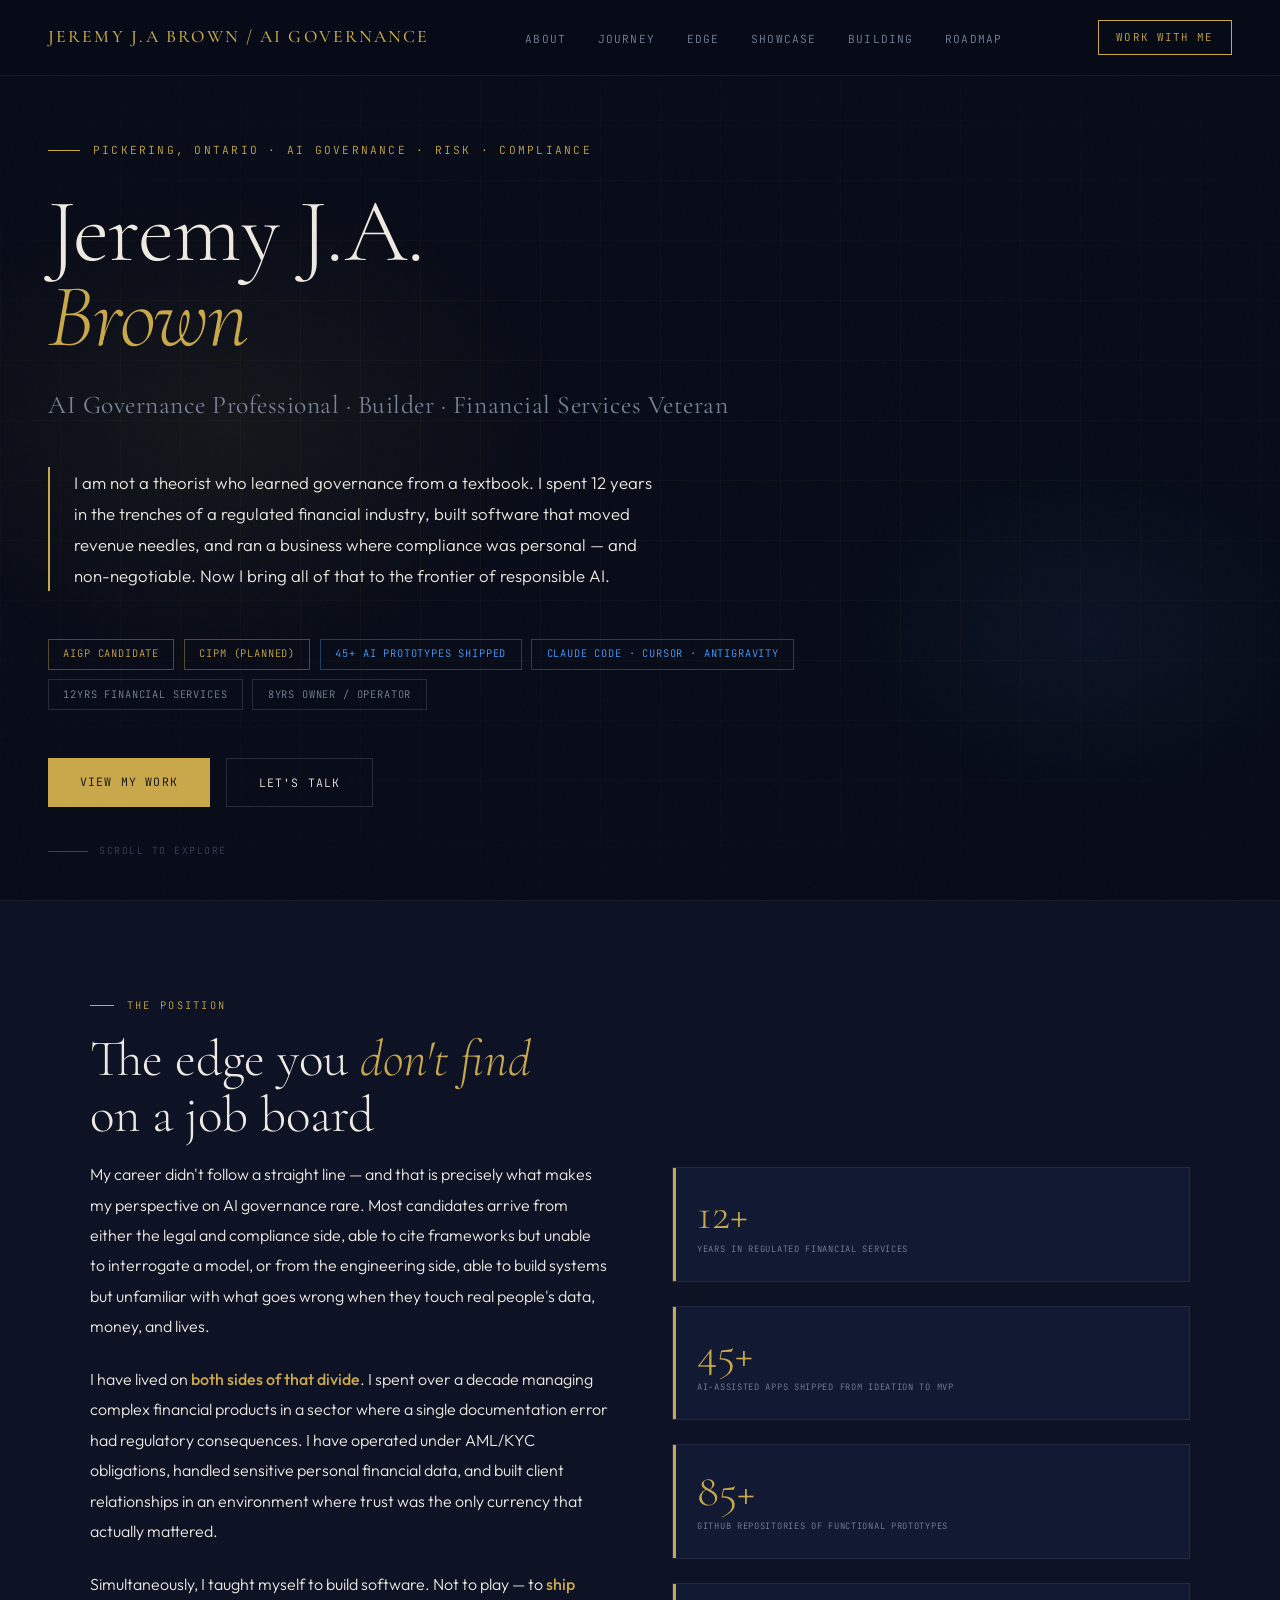
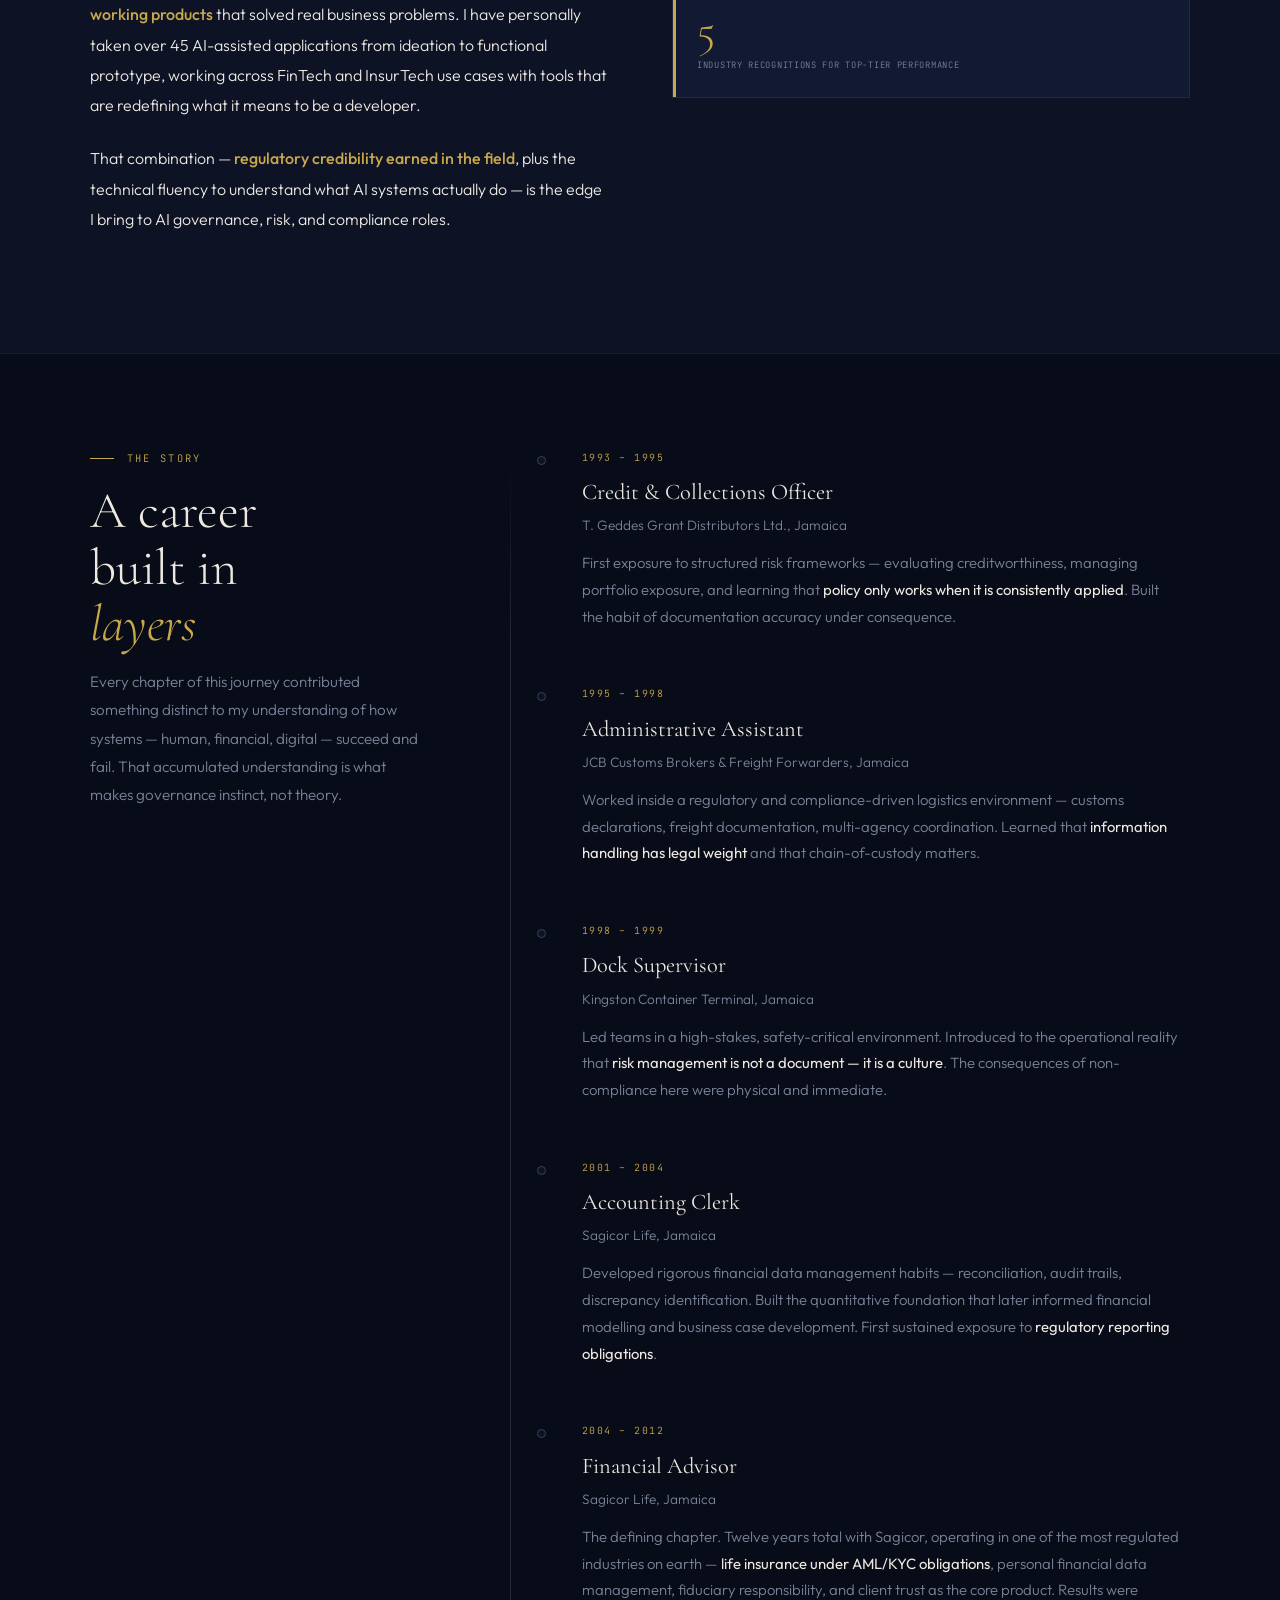
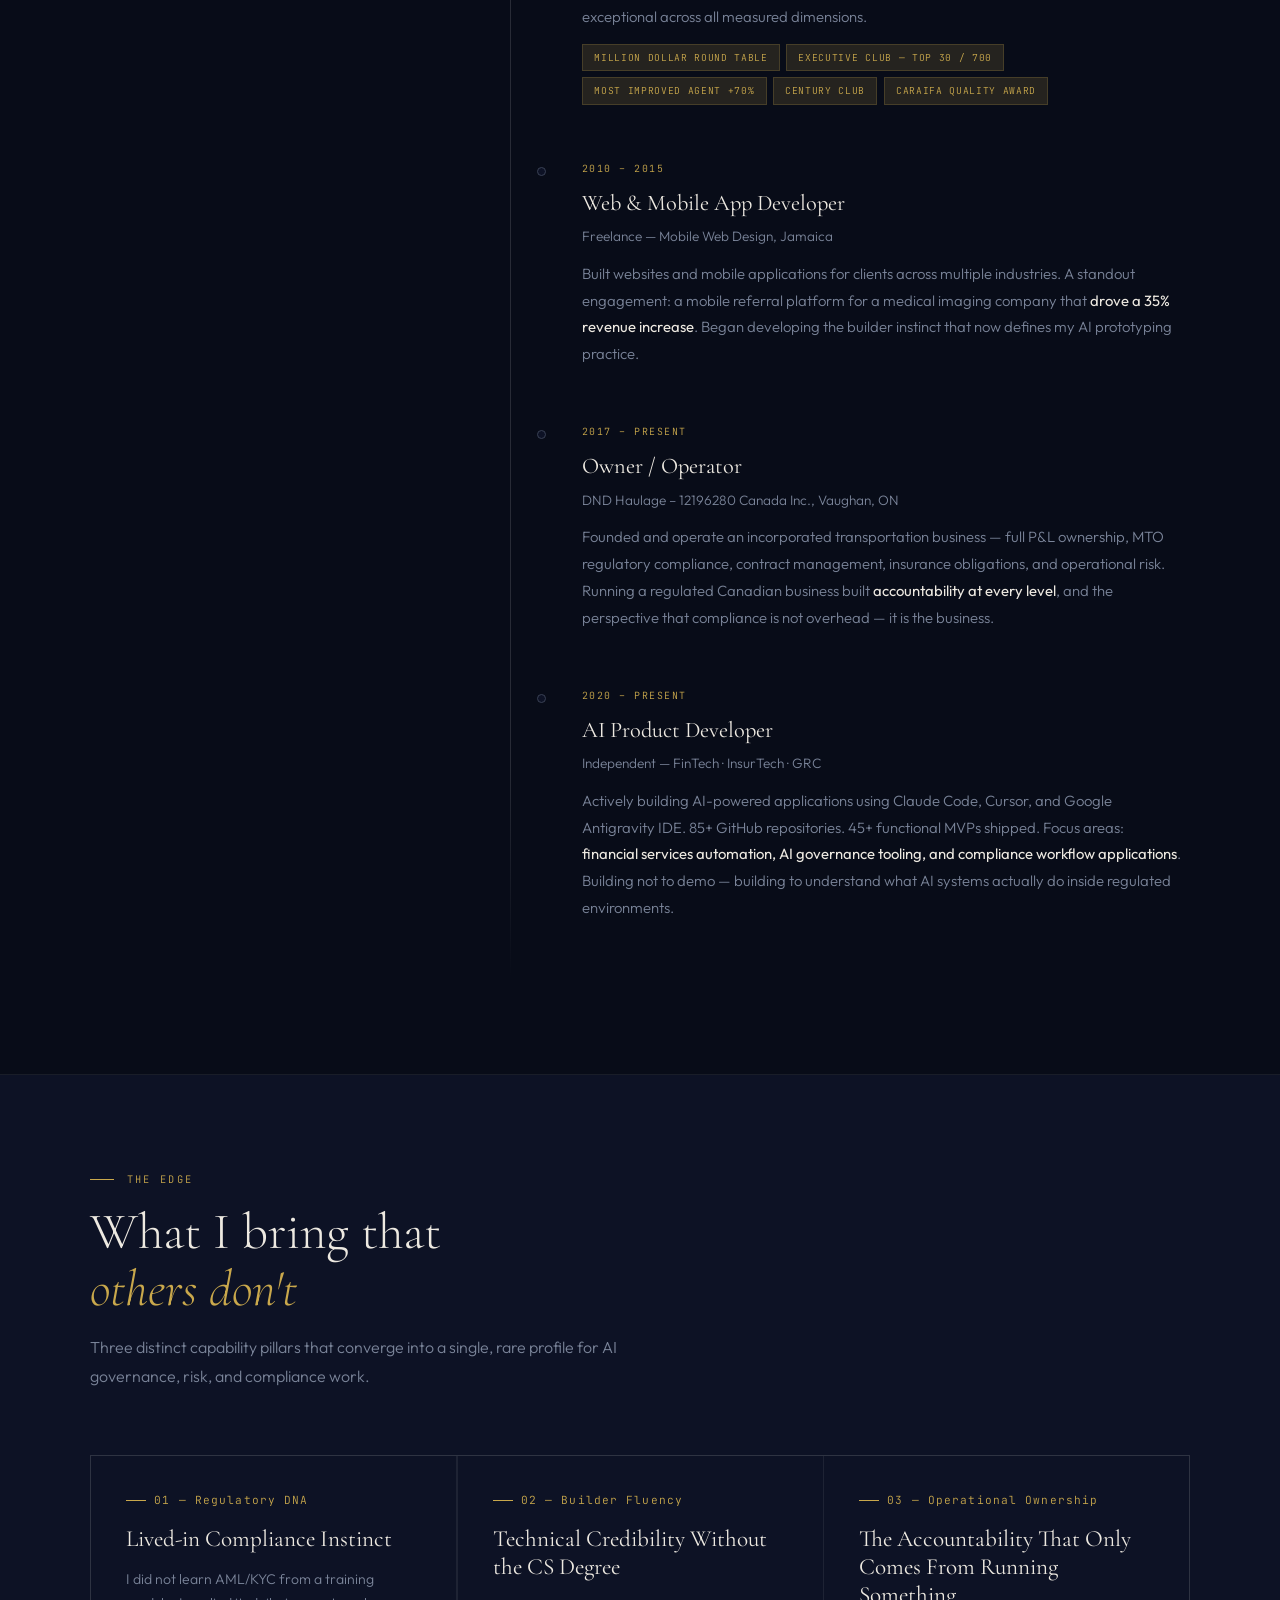
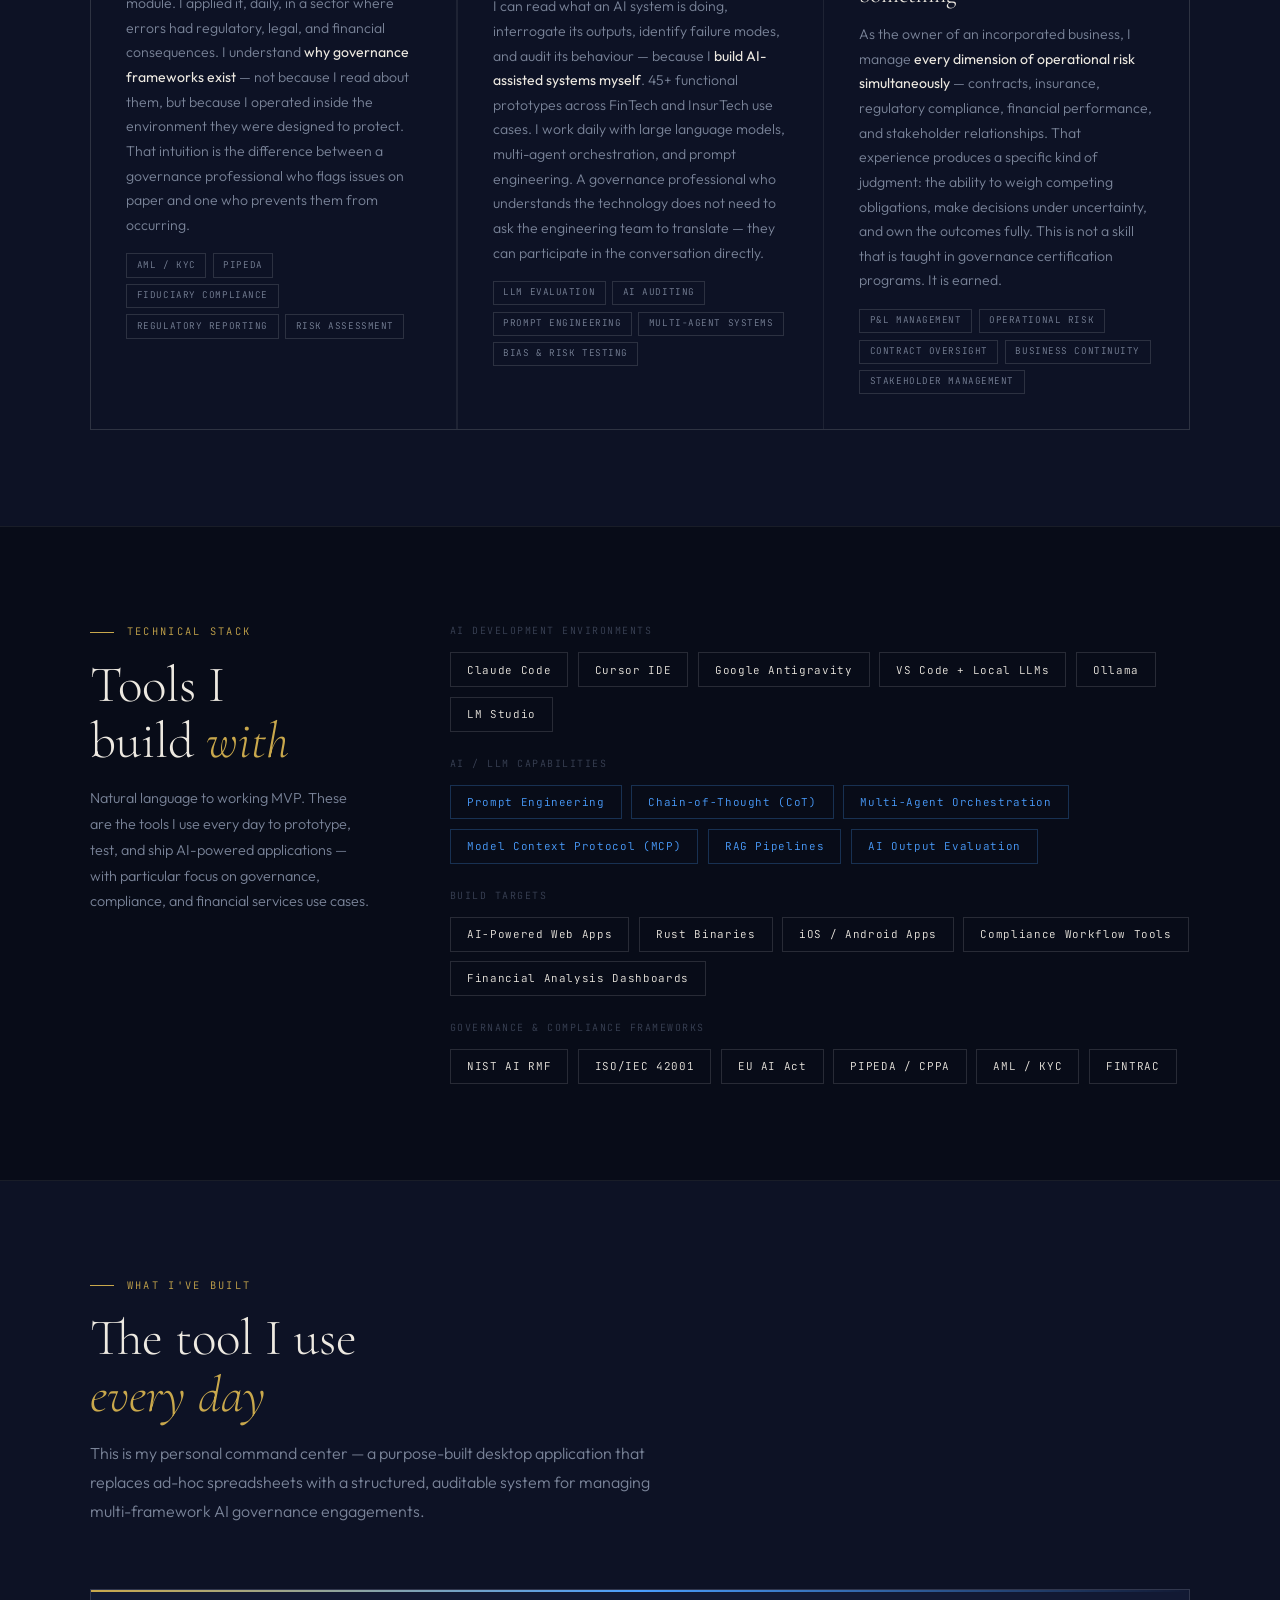
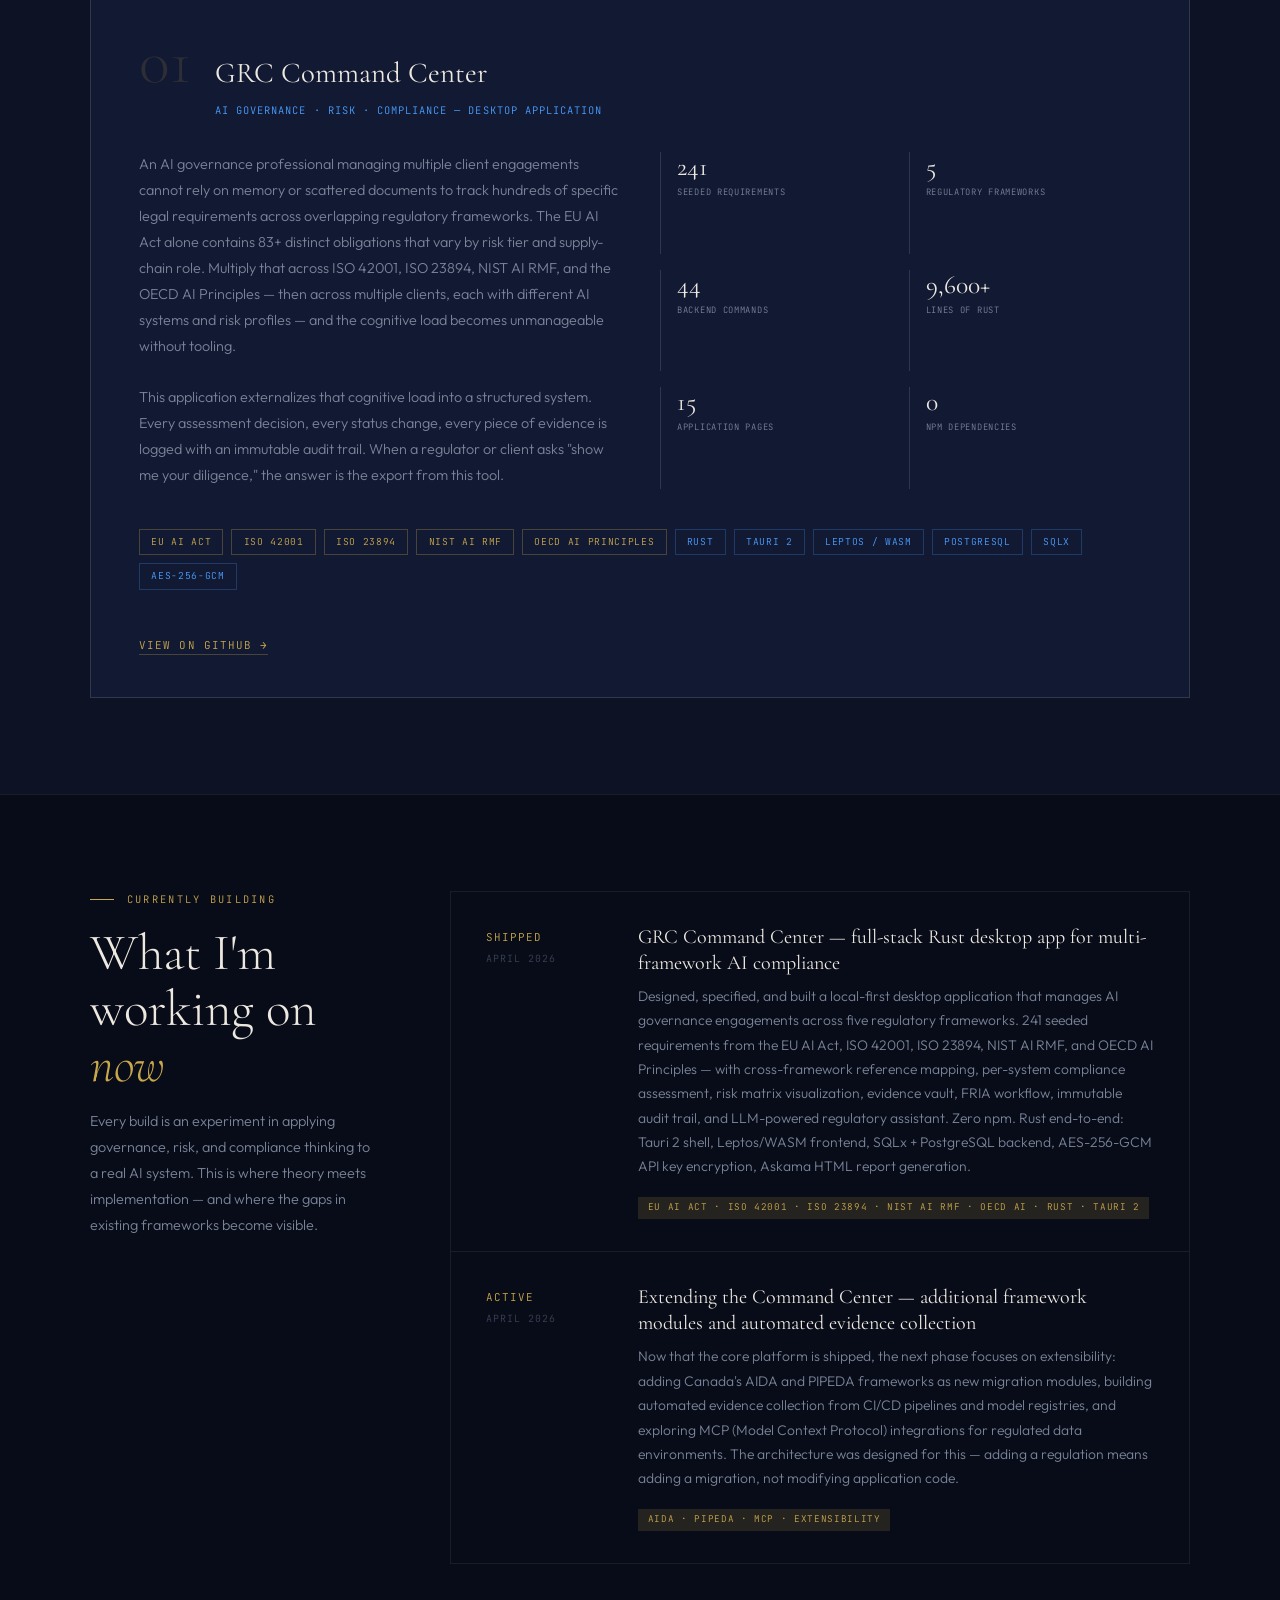
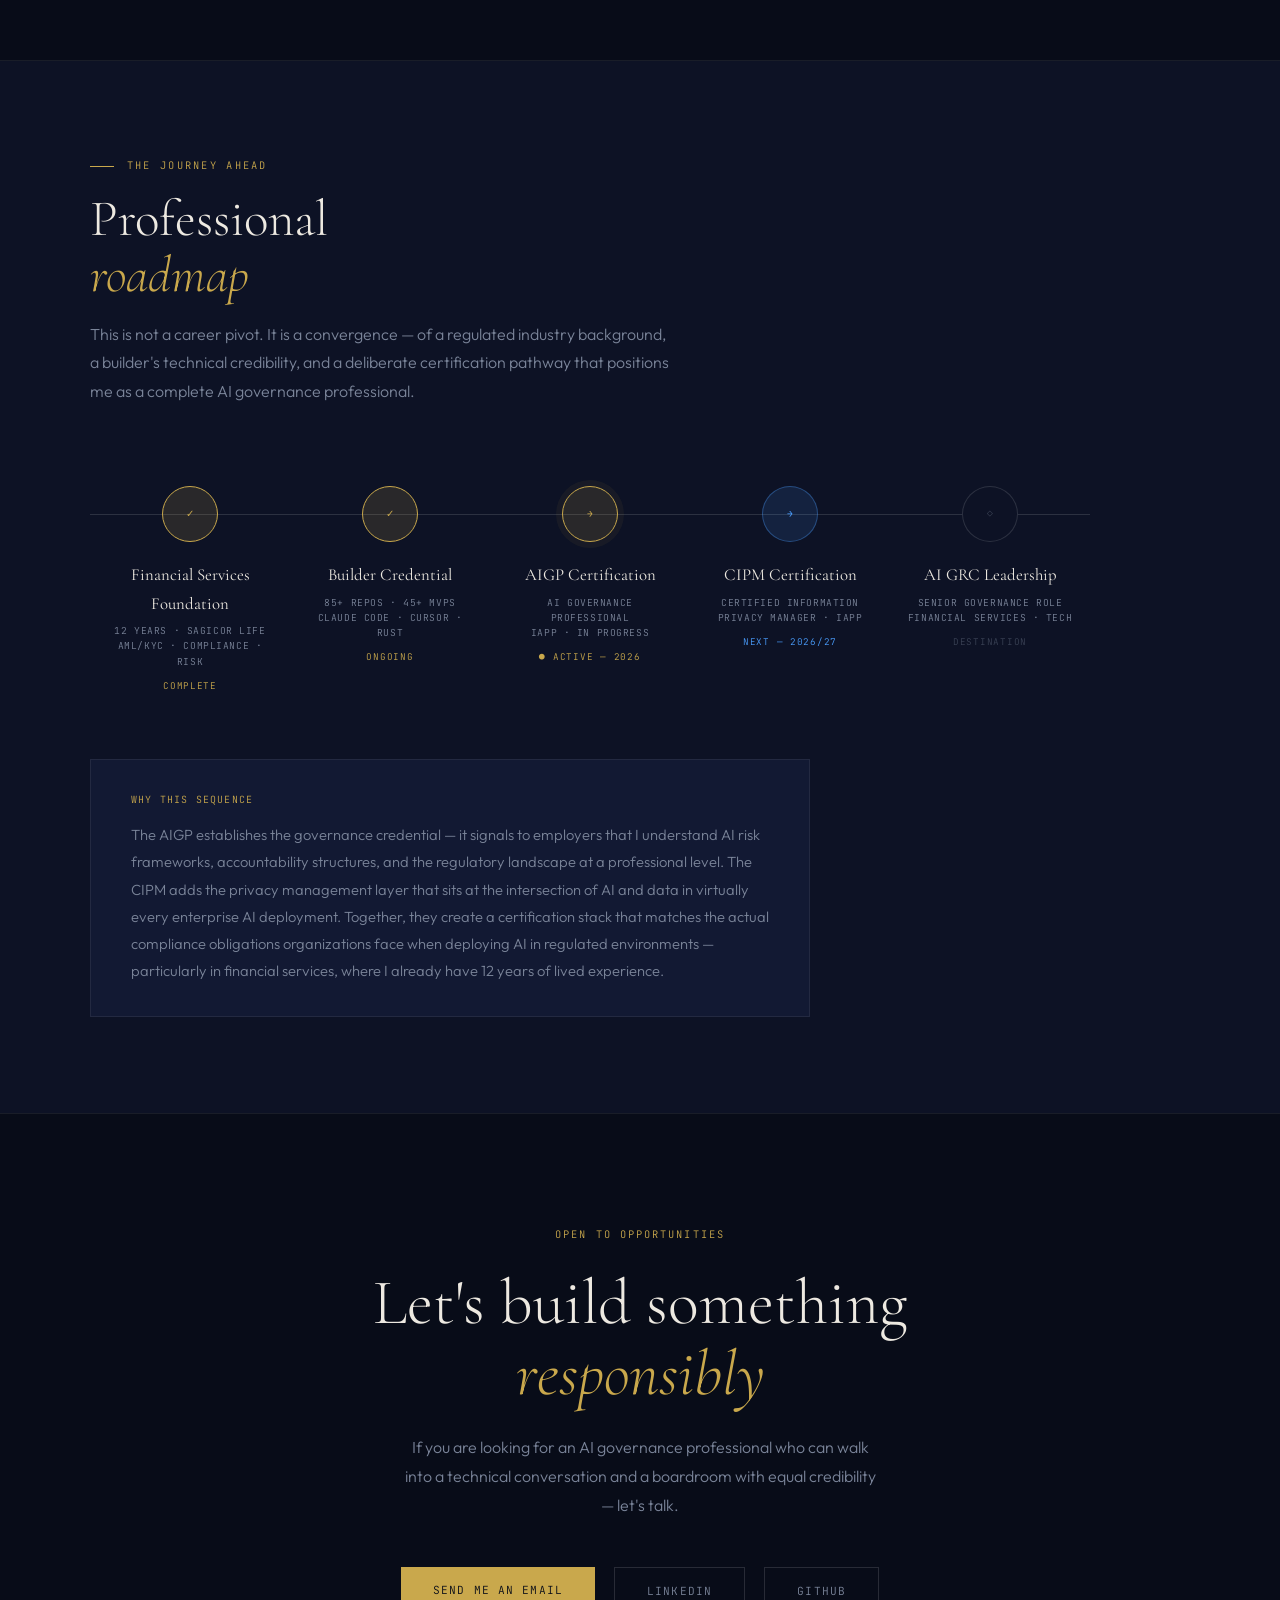
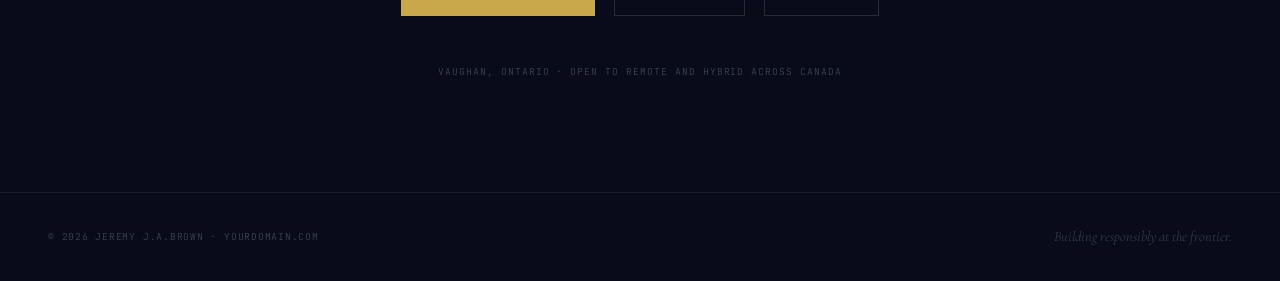
<file: docs/personal-webpage.html>
<!DOCTYPE html>
<html lang="en">
<head>
<meta charset="UTF-8">
<meta name="viewport" content="width=device-width, initial-scale=1.0">
<title>Jeremy J.A.Brown — AI Governance Professional</title>
<link rel="preconnect" href="https://fonts.googleapis.com">
<link rel="preconnect" href="https://fonts.gstatic.com" crossorigin>
<link href="https://fonts.googleapis.com/css2?family=Cormorant+Garamond:ital,wght@0,300;0,400;0,500;0,600;1,300;1,400&family=JetBrains+Mono:wght@400;500&family=Outfit:wght@300;400;500&display=swap" rel="stylesheet">
<style>
:root {
  --bg:       #080c18;
  --surface:  #0d1225;
  --surface2: #121933;
  --border:   rgba(255,255,255,0.07);
  --border2:  rgba(255,255,255,0.13);
  --gold:     #c9a84c;
  --gold-dim: rgba(201,168,76,0.15);
  --gold-glow:rgba(201,168,76,0.06);
  --blue:     #4a9eff;
  --blue-dim: rgba(74,158,255,0.12);
  --text:     #ede9e1;
  --muted:    #7a8499;
  --faint:    #3a4255;
}

*, *::before, *::after { box-sizing: border-box; margin: 0; padding: 0; }

html { scroll-behavior: smooth; }

body {
  background: var(--bg);
  color: var(--text);
  font-family: 'Outfit', sans-serif;
  font-weight: 300;
  line-height: 1.7;
  overflow-x: hidden;
}

/* ─── NOISE TEXTURE OVERLAY ────────────────────────────────── */
body::before {
  content: '';
  position: fixed;
  inset: 0;
  background-image: url("data:image/svg+xml,%3Csvg viewBox='0 0 256 256' xmlns='http://www.w3.org/2000/svg'%3E%3Cfilter id='noise'%3E%3CfeTurbulence type='fractalNoise' baseFrequency='0.9' numOctaves='4' stitchTiles='stitch'/%3E%3C/filter%3E%3Crect width='100%25' height='100%25' filter='url(%23noise)' opacity='0.04'/%3E%3C/svg%3E");
  pointer-events: none;
  z-index: 0;
  opacity: 0.4;
}

/* ─── NAVIGATION ─────────────────────────────────────────────*/
nav {
  position: fixed;
  top: 0; left: 0; right: 0;
  z-index: 100;
  display: flex;
  align-items: center;
  justify-content: space-between;
  padding: 1.25rem 3rem;
  background: rgba(8,12,24,0.85);
  backdrop-filter: blur(20px);
  border-bottom: 1px solid var(--border);
  transition: padding 0.3s ease;
}
.nav-logo {
  font-family: 'Cormorant Garamond', serif;
  font-size: 1.1rem;
  font-weight: 500;
  letter-spacing: 0.12em;
  color: var(--gold);
  text-decoration: none;
  text-transform: uppercase;
}
.nav-links { display: flex; gap: 2rem; list-style: none; }
.nav-links a {
  font-family: 'JetBrains Mono', monospace;
  font-size: 0.7rem;
  letter-spacing: 0.1em;
  color: var(--muted);
  text-decoration: none;
  text-transform: uppercase;
  transition: color 0.2s;
}
.nav-links a:hover { color: var(--gold); }
.nav-cta {
  font-family: 'JetBrains Mono', monospace;
  font-size: 0.68rem;
  letter-spacing: 0.1em;
  text-transform: uppercase;
  color: var(--gold);
  border: 1px solid var(--gold);
  padding: 0.45rem 1.1rem;
  text-decoration: none;
  transition: background 0.2s, color 0.2s;
}
.nav-cta:hover { background: var(--gold); color: var(--bg); }

/* ─── HERO ───────────────────────────────────────────────────*/
#hero {
  min-height: 100vh;
  display: flex;
  flex-direction: column;
  justify-content: center;
  padding: 8rem 3rem 5rem;
  position: relative;
  overflow: hidden;
}
.hero-grid-bg {
  position: absolute;
  inset: 0;
  background-image:
    linear-gradient(rgba(201,168,76,0.04) 1px, transparent 1px),
    linear-gradient(90deg, rgba(201,168,76,0.04) 1px, transparent 1px);
  background-size: 60px 60px;
  mask-image: radial-gradient(ellipse 80% 60% at 50% 50%, black 30%, transparent 100%);
}
.hero-glow {
  position: absolute;
  top: 20%;
  left: -10%;
  width: 55%;
  height: 55%;
  background: radial-gradient(ellipse, rgba(201,168,76,0.07) 0%, transparent 70%);
  pointer-events: none;
}
.hero-glow2 {
  position: absolute;
  bottom: 10%;
  right: -5%;
  width: 40%;
  height: 40%;
  background: radial-gradient(ellipse, rgba(74,158,255,0.06) 0%, transparent 70%);
  pointer-events: none;
}
.hero-inner { position: relative; z-index: 1; max-width: 900px; }
.hero-tag {
  font-family: 'JetBrains Mono', monospace;
  font-size: 0.7rem;
  letter-spacing: 0.2em;
  text-transform: uppercase;
  color: var(--gold);
  margin-bottom: 1.8rem;
  display: flex;
  align-items: center;
  gap: 0.8rem;
  opacity: 0;
  animation: fadeUp 0.8s ease 0.2s forwards;
}
.hero-tag::before {
  content: '';
  display: block;
  width: 32px;
  height: 1px;
  background: var(--gold);
}
.hero-name {
  font-family: 'Cormorant Garamond', serif;
  font-size: clamp(3.5rem, 7vw, 6.5rem);
  font-weight: 300;
  line-height: 0.95;
  letter-spacing: -0.01em;
  color: var(--text);
  margin-bottom: 1.5rem;
  opacity: 0;
  animation: fadeUp 0.9s ease 0.4s forwards;
}
.hero-name em {
  font-style: italic;
  color: var(--gold);
}
.hero-title {
  font-family: 'Cormorant Garamond', serif;
  font-size: clamp(1.1rem, 2.5vw, 1.6rem);
  font-weight: 400;
  color: var(--muted);
  margin-bottom: 2.5rem;
  letter-spacing: 0.02em;
  opacity: 0;
  animation: fadeUp 0.9s ease 0.55s forwards;
}
.hero-statement {
  font-size: 1.05rem;
  font-weight: 300;
  color: var(--text);
  max-width: 620px;
  line-height: 1.85;
  border-left: 2px solid var(--gold);
  padding-left: 1.5rem;
  margin-bottom: 3rem;
  opacity: 0;
  animation: fadeUp 0.9s ease 0.7s forwards;
}
.hero-badges {
  display: flex;
  flex-wrap: wrap;
  gap: 0.6rem;
  margin-bottom: 3rem;
  opacity: 0;
  animation: fadeUp 0.9s ease 0.85s forwards;
}
.badge {
  font-family: 'JetBrains Mono', monospace;
  font-size: 0.65rem;
  letter-spacing: 0.08em;
  text-transform: uppercase;
  padding: 0.35rem 0.9rem;
  border: 1px solid var(--border2);
  color: var(--muted);
}
.badge.gold { border-color: rgba(201,168,76,0.4); color: var(--gold); }
.badge.blue { border-color: rgba(74,158,255,0.35); color: var(--blue); }
.hero-actions {
  display: flex;
  gap: 1rem;
  opacity: 0;
  animation: fadeUp 0.9s ease 1s forwards;
}
.btn-primary {
  font-family: 'JetBrains Mono', monospace;
  font-size: 0.72rem;
  letter-spacing: 0.1em;
  text-transform: uppercase;
  color: var(--bg);
  background: var(--gold);
  padding: 0.85rem 2rem;
  text-decoration: none;
  transition: opacity 0.2s;
}
.btn-primary:hover { opacity: 0.88; }
.btn-ghost {
  font-family: 'JetBrains Mono', monospace;
  font-size: 0.72rem;
  letter-spacing: 0.1em;
  text-transform: uppercase;
  color: var(--text);
  border: 1px solid var(--border2);
  padding: 0.85rem 2rem;
  text-decoration: none;
  transition: border-color 0.2s, color 0.2s;
}
.btn-ghost:hover { border-color: var(--gold); color: var(--gold); }
.scroll-hint {
  position: absolute;
  bottom: 2.5rem;
  left: 3rem;
  display: flex;
  align-items: center;
  gap: 0.7rem;
  font-family: 'JetBrains Mono', monospace;
  font-size: 0.62rem;
  letter-spacing: 0.15em;
  text-transform: uppercase;
  color: var(--faint);
  opacity: 0;
  animation: fadeUp 1s ease 1.3s forwards;
}
.scroll-line {
  width: 40px;
  height: 1px;
  background: var(--faint);
  animation: scrollPulse 2s ease-in-out 2s infinite;
}

/* ─── SECTIONS COMMON ────────────────────────────────────────*/
section { padding: 6rem 3rem; position: relative; z-index: 1; }
.section-label {
  font-family: 'JetBrains Mono', monospace;
  font-size: 0.65rem;
  letter-spacing: 0.22em;
  text-transform: uppercase;
  color: var(--gold);
  margin-bottom: 1rem;
  display: flex;
  align-items: center;
  gap: 0.8rem;
}
.section-label::before {
  content: '';
  display: block;
  width: 24px;
  height: 1px;
  background: var(--gold);
}
.section-title {
  font-family: 'Cormorant Garamond', serif;
  font-size: clamp(2.2rem, 4vw, 3.5rem);
  font-weight: 300;
  line-height: 1.1;
  margin-bottom: 1rem;
}
.section-title em { font-style: italic; color: var(--gold); }
.section-intro {
  font-size: 1rem;
  color: var(--muted);
  max-width: 580px;
  line-height: 1.8;
  margin-bottom: 4rem;
}
.divider {
  height: 1px;
  background: var(--border);
  margin: 0;
}

/* ─── ABOUT / POSITIONING ────────────────────────────────────*/
#about { background: var(--surface); }
.about-grid {
  display: grid;
  grid-template-columns: 1fr 1fr;
  gap: 4rem;
  max-width: 1100px;
  margin: 0 auto;
}
.about-text p {
  font-size: 1rem;
  line-height: 1.9;
  color: var(--text);
  margin-bottom: 1.4rem;
  font-weight: 300;
}
.about-text p strong { color: var(--gold); font-weight: 500; }
.about-stats {
  display: flex;
  flex-direction: column;
  gap: 1.5rem;
  padding-top: 0.5rem;
}
.stat-card {
  border: 1px solid var(--border);
  padding: 1.5rem;
  background: var(--surface2);
  position: relative;
  overflow: hidden;
}
.stat-card::before {
  content: '';
  position: absolute;
  top: 0; left: 0;
  width: 3px;
  height: 100%;
  background: var(--gold);
}
.stat-num {
  font-family: 'Cormorant Garamond', serif;
  font-size: 2.8rem;
  font-weight: 300;
  color: var(--gold);
  line-height: 1;
  margin-bottom: 0.3rem;
}
.stat-label {
  font-family: 'JetBrains Mono', monospace;
  font-size: 0.65rem;
  letter-spacing: 0.1em;
  text-transform: uppercase;
  color: var(--muted);
}

/* ─── JOURNEY TIMELINE ───────────────────────────────────────*/
#journey { background: var(--bg); }
.timeline { max-width: 860px; position: relative; padding-left: 2rem; }
.timeline::before {
  content: '';
  position: absolute;
  top: 0; bottom: 0; left: 0;
  width: 1px;
  background: linear-gradient(to bottom, transparent, var(--border2) 10%, var(--border2) 90%, transparent);
}
.timeline-entry {
  position: relative;
  padding: 0 0 3.5rem 2.5rem;
  opacity: 0;
  transform: translateX(-16px);
  transition: opacity 0.6s ease, transform 0.6s ease;
}
.timeline-entry.visible { opacity: 1; transform: translateX(0); }
.timeline-dot {
  position: absolute;
  left: -5px;
  top: 6px;
  width: 9px;
  height: 9px;
  border-radius: 50%;
  background: var(--surface);
  border: 1px solid var(--faint);
  transition: border-color 0.3s, background 0.3s;
}
.timeline-entry:hover .timeline-dot {
  border-color: var(--gold);
  background: var(--gold);
}
.timeline-era {
  font-family: 'JetBrains Mono', monospace;
  font-size: 0.62rem;
  letter-spacing: 0.15em;
  text-transform: uppercase;
  color: var(--gold);
  margin-bottom: 0.4rem;
}
.timeline-role {
  font-family: 'Cormorant Garamond', serif;
  font-size: 1.4rem;
  font-weight: 400;
  color: var(--text);
  margin-bottom: 0.2rem;
}
.timeline-org {
  font-size: 0.85rem;
  color: var(--muted);
  margin-bottom: 0.8rem;
}
.timeline-body {
  font-size: 0.93rem;
  color: var(--muted);
  line-height: 1.8;
  max-width: 600px;
}
.timeline-body strong { color: var(--text); font-weight: 400; }
.timeline-awards {
  display: flex;
  flex-wrap: wrap;
  gap: 0.4rem;
  margin-top: 0.8rem;
}
.award-chip {
  font-family: 'JetBrains Mono', monospace;
  font-size: 0.6rem;
  letter-spacing: 0.07em;
  text-transform: uppercase;
  padding: 0.25rem 0.7rem;
  background: var(--gold-dim);
  color: var(--gold);
  border: 1px solid rgba(201,168,76,0.2);
}

/* ─── CAPABILITIES / EDGE ────────────────────────────────────*/
#capabilities { background: var(--surface); }
.capabilities-grid {
  display: grid;
  grid-template-columns: repeat(3, 1fr);
  gap: 1.5px;
  background: var(--border);
  border: 1px solid var(--border);
  max-width: 1100px;
}
.cap-card {
  background: var(--surface);
  padding: 2.2rem;
  transition: background 0.25s;
  cursor: default;
}
.cap-card:hover { background: var(--surface2); }
.cap-icon {
  font-family: 'JetBrains Mono', monospace;
  font-size: 0.7rem;
  color: var(--gold);
  letter-spacing: 0.1em;
  margin-bottom: 1rem;
  display: flex;
  align-items: center;
  gap: 0.5rem;
}
.cap-icon::before {
  content: '';
  display: block;
  width: 20px;
  height: 1px;
  background: var(--gold);
}
.cap-title {
  font-family: 'Cormorant Garamond', serif;
  font-size: 1.45rem;
  font-weight: 400;
  color: var(--text);
  margin-bottom: 0.8rem;
  line-height: 1.2;
}
.cap-body {
  font-size: 0.88rem;
  color: var(--muted);
  line-height: 1.75;
}
.cap-body strong { color: var(--text); font-weight: 400; }
.cap-tags {
  display: flex;
  flex-wrap: wrap;
  gap: 0.4rem;
  margin-top: 1rem;
}
.cap-tag {
  font-family: 'JetBrains Mono', monospace;
  font-size: 0.58rem;
  letter-spacing: 0.06em;
  padding: 0.2rem 0.6rem;
  border: 1px solid var(--border2);
  color: var(--muted);
  text-transform: uppercase;
}

/* ─── TECH STACK ─────────────────────────────────────────────*/
#stack { background: var(--bg); }
.stack-row {
  display: flex;
  flex-direction: column;
  gap: 1.5rem;
  max-width: 900px;
}
.stack-group-label {
  font-family: 'JetBrains Mono', monospace;
  font-size: 0.62rem;
  letter-spacing: 0.15em;
  text-transform: uppercase;
  color: var(--faint);
  margin-bottom: 0.75rem;
}
.stack-pills {
  display: flex;
  flex-wrap: wrap;
  gap: 0.6rem;
}
.pill {
  font-family: 'JetBrains Mono', monospace;
  font-size: 0.68rem;
  letter-spacing: 0.06em;
  padding: 0.45rem 1rem;
  border: 1px solid var(--border2);
  color: var(--text);
  transition: border-color 0.2s, color 0.2s, background 0.2s;
}
.pill:hover { border-color: var(--gold); color: var(--gold); background: var(--gold-glow); }
.pill.blue-pill { border-color: rgba(74,158,255,0.25); color: var(--blue); }
.pill.blue-pill:hover { background: var(--blue-dim); border-color: var(--blue); }

/* ─── APP SHOWCASE ───────────────────────────────────────────*/
#showcase { background: var(--surface); }
.showcase-featured {
  max-width: 1100px;
  border: 1px solid var(--border2);
  background: var(--surface2);
  position: relative;
  overflow: hidden;
}
.showcase-featured::before {
  content: '';
  position: absolute;
  top: 0; left: 0; right: 0;
  height: 2px;
  background: linear-gradient(90deg, var(--gold), var(--blue), transparent);
}
.featured-header {
  padding: 2.5rem 3rem 0;
  display: flex;
  align-items: baseline;
  gap: 1.5rem;
}
.featured-number {
  font-family: 'Cormorant Garamond', serif;
  font-size: 4rem;
  font-weight: 300;
  color: var(--gold-dim);
  line-height: 1;
}
.featured-title-group { flex: 1; }
.featured-name {
  font-family: 'Cormorant Garamond', serif;
  font-size: 1.8rem;
  font-weight: 400;
  color: var(--text);
  margin-bottom: 0.25rem;
}
.featured-type {
  font-family: 'JetBrains Mono', monospace;
  font-size: 0.65rem;
  letter-spacing: 0.1em;
  text-transform: uppercase;
  color: var(--blue);
}
.featured-body {
  padding: 2rem 3rem 2.5rem;
  display: grid;
  grid-template-columns: 1fr 1fr;
  gap: 2.5rem;
}
.featured-problem {
  font-size: 0.9rem;
  color: var(--muted);
  line-height: 1.8;
}
.featured-stats {
  display: grid;
  grid-template-columns: 1fr 1fr;
  gap: 1rem;
}
.stat-block {
  border-left: 1px solid var(--border2);
  padding-left: 1rem;
}
.stat-value {
  font-family: 'Cormorant Garamond', serif;
  font-size: 1.6rem;
  font-weight: 400;
  color: var(--text);
  line-height: 1.2;
}
.stat-label {
  font-family: 'JetBrains Mono', monospace;
  font-size: 0.55rem;
  letter-spacing: 0.08em;
  text-transform: uppercase;
  color: var(--muted);
  margin-top: 0.15rem;
}
.featured-tech {
  padding: 0 3rem 2.5rem;
  display: flex;
  flex-wrap: wrap;
  gap: 0.5rem;
}
.tech-tag {
  font-family: 'JetBrains Mono', monospace;
  font-size: 0.6rem;
  letter-spacing: 0.07em;
  text-transform: uppercase;
  padding: 0.25rem 0.7rem;
  border: 1px solid var(--border2);
  color: var(--muted);
  transition: color 0.2s, border-color 0.2s;
}
.tech-tag.gold { border-color: rgba(201,168,76,0.3); color: var(--gold); }
.tech-tag.blue { border-color: rgba(74,158,255,0.25); color: var(--blue); }
.featured-link {
  padding: 0 3rem 2.5rem;
}
.featured-link a {
  font-family: 'JetBrains Mono', monospace;
  font-size: 0.68rem;
  letter-spacing: 0.1em;
  text-transform: uppercase;
  color: var(--gold);
  text-decoration: none;
  border-bottom: 1px solid rgba(201,168,76,0.3);
  padding-bottom: 0.15rem;
  transition: border-color 0.2s;
}
.featured-link a:hover { border-color: var(--gold); }
@media (max-width: 768px) {
  .featured-body { grid-template-columns: 1fr; }
  .featured-header { padding: 2rem 1.5rem 0; }
  .featured-body { padding: 1.5rem; }
  .featured-tech, .featured-link { padding: 0 1.5rem 1.5rem; }
}

/* ─── BLOG / BUILDING ────────────────────────────────────────*/
#building { background: var(--bg); }
.blog-list {
  display: flex;
  flex-direction: column;
  gap: 0;
  border: 1px solid var(--border);
  max-width: 860px;
}
.blog-entry {
  padding: 2rem 2.2rem;
  border-bottom: 1px solid var(--border);
  display: grid;
  grid-template-columns: 120px 1fr;
  gap: 2rem;
  align-items: start;
  transition: background 0.2s;
}
.blog-entry:last-child { border-bottom: none; }
.blog-entry:hover { background: var(--surface2); }
.blog-date {
  font-family: 'JetBrains Mono', monospace;
  font-size: 0.62rem;
  letter-spacing: 0.1em;
  text-transform: uppercase;
  color: var(--faint);
  padding-top: 0.3rem;
  line-height: 1.6;
}
.blog-date span {
  display: block;
  color: var(--gold);
  font-size: 0.68rem;
  margin-bottom: 0.3rem;
}
.blog-title {
  font-family: 'Cormorant Garamond', serif;
  font-size: 1.25rem;
  font-weight: 400;
  color: var(--text);
  margin-bottom: 0.5rem;
  line-height: 1.3;
}
.blog-excerpt {
  font-size: 0.87rem;
  color: var(--muted);
  line-height: 1.75;
  margin-bottom: 0.8rem;
}
.blog-framework {
  font-family: 'JetBrains Mono', monospace;
  font-size: 0.58rem;
  letter-spacing: 0.07em;
  text-transform: uppercase;
  color: var(--gold);
  background: var(--gold-dim);
  padding: 0.2rem 0.6rem;
  display: inline-block;
}

/* ─── ROADMAP ────────────────────────────────────────────────*/
#roadmap { background: var(--surface); }
.roadmap-track {
  display: flex;
  align-items: flex-start;
  gap: 0;
  max-width: 1000px;
  position: relative;
}
.roadmap-track::before {
  content: '';
  position: absolute;
  top: 28px;
  left: 0; right: 0;
  height: 1px;
  background: var(--border2);
  z-index: 0;
}
.roadmap-node {
  flex: 1;
  display: flex;
  flex-direction: column;
  align-items: center;
  text-align: center;
  position: relative;
  z-index: 1;
  padding: 0 1rem;
}
.node-dot {
  width: 56px;
  height: 56px;
  border-radius: 50%;
  border: 1px solid var(--border2);
  background: var(--surface);
  display: flex;
  align-items: center;
  justify-content: center;
  margin-bottom: 1.2rem;
  font-family: 'JetBrains Mono', monospace;
  font-size: 0.6rem;
  letter-spacing: 0.05em;
  color: var(--faint);
  transition: border-color 0.3s, color 0.3s, background 0.3s;
}
.node-dot.done {
  border-color: var(--gold);
  color: var(--gold);
  background: var(--gold-dim);
}
.node-dot.active {
  border-color: var(--gold);
  color: var(--gold);
  background: var(--gold-dim);
  box-shadow: 0 0 0 6px var(--gold-glow);
}
.node-dot.next {
  border-color: rgba(74,158,255,0.35);
  color: var(--blue);
  background: var(--blue-dim);
}
.node-dot.future { border-color: var(--border2); }
.node-title {
  font-family: 'Cormorant Garamond', serif;
  font-size: 1.05rem;
  font-weight: 400;
  color: var(--text);
  margin-bottom: 0.3rem;
}
.node-desc {
  font-family: 'JetBrains Mono', monospace;
  font-size: 0.6rem;
  letter-spacing: 0.06em;
  text-transform: uppercase;
  color: var(--muted);
  line-height: 1.6;
}
.node-status {
  margin-top: 0.6rem;
  font-family: 'JetBrains Mono', monospace;
  font-size: 0.58rem;
  letter-spacing: 0.08em;
  text-transform: uppercase;
}
.status-done { color: var(--gold); }
.status-active { color: var(--gold); }
.status-next { color: var(--blue); }
.status-future { color: var(--faint); }

/* ─── CONTACT ────────────────────────────────────────────────*/
#contact { background: var(--bg); text-align: center; padding: 7rem 3rem; }
.contact-eyebrow {
  font-family: 'JetBrains Mono', monospace;
  font-size: 0.65rem;
  letter-spacing: 0.2em;
  text-transform: uppercase;
  color: var(--gold);
  margin-bottom: 1.5rem;
}
.contact-heading {
  font-family: 'Cormorant Garamond', serif;
  font-size: clamp(2.5rem, 5vw, 4.5rem);
  font-weight: 300;
  line-height: 1.1;
  margin-bottom: 1.5rem;
}
.contact-heading em { font-style: italic; color: var(--gold); }
.contact-sub {
  font-size: 1rem;
  color: var(--muted);
  max-width: 480px;
  margin: 0 auto 3rem;
  line-height: 1.8;
}
.contact-links {
  display: flex;
  justify-content: center;
  gap: 1.2rem;
  flex-wrap: wrap;
}
.contact-link {
  font-family: 'JetBrains Mono', monospace;
  font-size: 0.7rem;
  letter-spacing: 0.1em;
  text-transform: uppercase;
  text-decoration: none;
  padding: 0.85rem 2rem;
  transition: all 0.2s;
}
.contact-link.primary {
  background: var(--gold);
  color: var(--bg);
}
.contact-link.primary:hover { opacity: 0.88; }
.contact-link.ghost {
  border: 1px solid var(--border2);
  color: var(--muted);
}
.contact-link.ghost:hover { border-color: var(--gold); color: var(--gold); }
.contact-note {
  margin-top: 3rem;
  font-family: 'JetBrains Mono', monospace;
  font-size: 0.6rem;
  letter-spacing: 0.1em;
  text-transform: uppercase;
  color: var(--faint);
}

/* ─── FOOTER ─────────────────────────────────────────────────*/
footer {
  border-top: 1px solid var(--border);
  padding: 2rem 3rem;
  display: flex;
  justify-content: space-between;
  align-items: center;
  position: relative;
  z-index: 1;
}
.footer-copy {
  font-family: 'JetBrains Mono', monospace;
  font-size: 0.6rem;
  letter-spacing: 0.08em;
  text-transform: uppercase;
  color: var(--faint);
}
.footer-mark {
  font-family: 'Cormorant Garamond', serif;
  font-size: 0.9rem;
  color: var(--faint);
  font-style: italic;
}

/* ─── ANIMATIONS ─────────────────────────────────────────────*/
@keyframes fadeUp {
  from { opacity: 0; transform: translateY(20px); }
  to   { opacity: 1; transform: translateY(0); }
}
@keyframes scrollPulse {
  0%, 100% { width: 40px; opacity: 0.4; }
  50%       { width: 60px; opacity: 0.8; }
}

/* ─── RESPONSIVE ─────────────────────────────────────────────*/
@media (max-width: 900px) {
  nav { padding: 1rem 1.5rem; }
  .nav-links { display: none; }
  section { padding: 4rem 1.5rem; }
  #hero { padding: 7rem 1.5rem 4rem; }
  .about-grid { grid-template-columns: 1fr; gap: 2.5rem; }
  .capabilities-grid { grid-template-columns: 1fr; }
  .roadmap-track { flex-direction: column; gap: 2rem; }
  .roadmap-track::before { display: none; }
  .roadmap-node { flex-direction: row; align-items: flex-start; text-align: left; gap: 1.2rem; }
  .node-dot { flex-shrink: 0; margin-bottom: 0; }
  footer { flex-direction: column; gap: 0.8rem; text-align: center; }
  .blog-entry { grid-template-columns: 1fr; gap: 0.5rem; }
}
</style>
</head>
<body>

<!-- ── NAV ──────────────────────────────────────────────────── -->
<nav>
  <a href="#hero" class="nav-logo">Jeremy J.A Brown / AI Governance</a>
  <ul class="nav-links">
    <li><a href="#about">About</a></li>
    <li><a href="#journey">Journey</a></li>
    <li><a href="#capabilities">Edge</a></li>
    <li><a href="#showcase">Showcase</a></li>
    <li><a href="#building">Building</a></li>
    <li><a href="#roadmap">Roadmap</a></li>
  </ul>
  <a href="#contact" class="nav-cta">Work With Me</a>
</nav>

<!-- ── HERO ─────────────────────────────────────────────────── -->
<section id="hero">
  <div class="hero-grid-bg"></div>
  <div class="hero-glow"></div>
  <div class="hero-glow2"></div>
  <div class="hero-inner">
    <div class="hero-tag">Pickering, Ontario · AI Governance · Risk · Compliance</div>
    <h1 class="hero-name">Jeremy J.A.<br><em>Brown</em></h1>
    <p class="hero-title">AI Governance Professional · Builder · Financial Services Veteran</p>
    <p class="hero-statement">
      I am not a theorist who learned governance from a textbook. I spent 12 years in the trenches of a regulated financial industry, built software that moved revenue needles, and ran a business where compliance was personal — and non-negotiable. Now I bring all of that to the frontier of responsible AI.
    </p>
    <div class="hero-badges">
      <span class="badge gold">AIGP Candidate</span>
      <span class="badge gold">CIPM (Planned)</span>
      <span class="badge blue">45+ AI Prototypes Shipped</span>
      <span class="badge blue">Claude Code · Cursor · Antigravity</span>
      <span class="badge">12yrs Financial Services</span>
      <span class="badge">8yrs Owner / Operator</span>
    </div>
    <div class="hero-actions">
      <a href="#showcase" class="btn-primary">View My Work</a>
      <a href="#contact" class="btn-ghost">Let's Talk</a>
    </div>
  </div>
  <div class="scroll-hint">
    <div class="scroll-line"></div>
    Scroll to explore
  </div>
</section>

<div class="divider"></div>

<!-- ── ABOUT ─────────────────────────────────────────────────── -->
<section id="about">
  <div style="max-width: 1100px; margin: 0 auto;">
    <div class="section-label">The position</div>
    <h2 class="section-title">The edge you <em>don't find</em><br>on a job board</h2>
    <div class="about-grid">
      <div class="about-text">
        <p>My career didn't follow a straight line — and that is precisely what makes my perspective on AI governance rare. Most candidates arrive from either the legal and compliance side, able to cite frameworks but unable to interrogate a model, or from the engineering side, able to build systems but unfamiliar with what goes wrong when they touch real people's data, money, and lives.</p>
        <p>I have lived on <strong>both sides of that divide</strong>. I spent over a decade managing complex financial products in a sector where a single documentation error had regulatory consequences. I have operated under AML/KYC obligations, handled sensitive personal financial data, and built client relationships in an environment where trust was the only currency that actually mattered.</p>
        <p>Simultaneously, I taught myself to build software. Not to play — to <strong>ship working products</strong> that solved real business problems. I have personally taken over 45 AI-assisted applications from ideation to functional prototype, working across FinTech and InsurTech use cases with tools that are redefining what it means to be a developer.</p>
        <p>That combination — <strong>regulatory credibility earned in the field</strong>, plus the technical fluency to understand what AI systems actually do — is the edge I bring to AI governance, risk, and compliance roles.</p>
      </div>
      <div class="about-stats">
        <div class="stat-card">
          <div class="stat-num">12+</div>
          <div class="stat-label">Years in regulated financial services</div>
        </div>
        <div class="stat-card">
          <div class="stat-num">45+</div>
          <div class="stat-label">AI-assisted apps shipped from ideation to MVP</div>
        </div>
        <div class="stat-card">
          <div class="stat-num">85+</div>
          <div class="stat-label">GitHub repositories of functional prototypes</div>
        </div>
        <div class="stat-card">
          <div class="stat-num">5</div>
          <div class="stat-label">Industry recognitions for top-tier performance</div>
        </div>
      </div>
    </div>
  </div>
</section>

<div class="divider"></div>

<!-- ── JOURNEY ───────────────────────────────────────────────── -->
<section id="journey">
  <div style="max-width: 1100px; margin: 0 auto; display: grid; grid-template-columns: 340px 1fr; gap: 5rem;">
    <div>
      <div class="section-label">The story</div>
      <h2 class="section-title">A career<br>built in<br><em>layers</em></h2>
      <p style="font-size:0.95rem; color:var(--muted); line-height:1.85; margin-top:1rem;">
        Every chapter of this journey contributed something distinct to my understanding of how systems — human, financial, digital — succeed and fail. That accumulated understanding is what makes governance instinct, not theory.
      </p>
    </div>
    <div class="timeline">

      <div class="timeline-entry">
        <div class="timeline-dot"></div>
        <div class="timeline-era">1993 – 1995</div>
        <div class="timeline-role">Credit & Collections Officer</div>
        <div class="timeline-org">T. Geddes Grant Distributors Ltd., Jamaica</div>
        <div class="timeline-body">First exposure to structured risk frameworks — evaluating creditworthiness, managing portfolio exposure, and learning that <strong>policy only works when it is consistently applied</strong>. Built the habit of documentation accuracy under consequence.</div>
      </div>

      <div class="timeline-entry">
        <div class="timeline-dot"></div>
        <div class="timeline-era">1995 – 1998</div>
        <div class="timeline-role">Administrative Assistant</div>
        <div class="timeline-org">JCB Customs Brokers & Freight Forwarders, Jamaica</div>
        <div class="timeline-body">Worked inside a regulatory and compliance-driven logistics environment — customs declarations, freight documentation, multi-agency coordination. Learned that <strong>information handling has legal weight</strong> and that chain-of-custody matters.</div>
      </div>

      <div class="timeline-entry">
        <div class="timeline-dot"></div>
        <div class="timeline-era">1998 – 1999</div>
        <div class="timeline-role">Dock Supervisor</div>
        <div class="timeline-org">Kingston Container Terminal, Jamaica</div>
        <div class="timeline-body">Led teams in a high-stakes, safety-critical environment. Introduced to the operational reality that <strong>risk management is not a document — it is a culture</strong>. The consequences of non-compliance here were physical and immediate.</div>
      </div>

      <div class="timeline-entry">
        <div class="timeline-dot"></div>
        <div class="timeline-era">2001 – 2004</div>
        <div class="timeline-role">Accounting Clerk</div>
        <div class="timeline-org">Sagicor Life, Jamaica</div>
        <div class="timeline-body">Developed rigorous financial data management habits — reconciliation, audit trails, discrepancy identification. Built the quantitative foundation that later informed financial modelling and business case development. First sustained exposure to <strong>regulatory reporting obligations</strong>.</div>
      </div>

      <div class="timeline-entry">
        <div class="timeline-dot"></div>
        <div class="timeline-era">2004 – 2012</div>
        <div class="timeline-role">Financial Advisor</div>
        <div class="timeline-org">Sagicor Life, Jamaica</div>
        <div class="timeline-body">The defining chapter. Twelve years total with Sagicor, operating in one of the most regulated industries on earth — <strong>life insurance under AML/KYC obligations</strong>, personal financial data management, fiduciary responsibility, and client trust as the core product. Results were exceptional across all measured dimensions.
          <div class="timeline-awards">
            <span class="award-chip">Million Dollar Round Table</span>
            <span class="award-chip">Executive Club — Top 30 / 700</span>
            <span class="award-chip">Most Improved Agent +70%</span>
            <span class="award-chip">Century Club</span>
            <span class="award-chip">Caraifa Quality Award</span>
          </div>
        </div>
      </div>

      <div class="timeline-entry">
        <div class="timeline-dot"></div>
        <div class="timeline-era">2010 – 2015</div>
        <div class="timeline-role">Web & Mobile App Developer</div>
        <div class="timeline-org">Freelance — Mobile Web Design, Jamaica</div>
        <div class="timeline-body">Built websites and mobile applications for clients across multiple industries. A standout engagement: a mobile referral platform for a medical imaging company that <strong>drove a 35% revenue increase</strong>. Began developing the builder instinct that now defines my AI prototyping practice.</div>
      </div>

      <div class="timeline-entry">
        <div class="timeline-dot"></div>
        <div class="timeline-era">2017 – Present</div>
        <div class="timeline-role">Owner / Operator</div>
        <div class="timeline-org">DND Haulage – 12196280 Canada Inc., Vaughan, ON</div>
        <div class="timeline-body">Founded and operate an incorporated transportation business — full P&L ownership, MTO regulatory compliance, contract management, insurance obligations, and operational risk. Running a regulated Canadian business built <strong>accountability at every level</strong>, and the perspective that compliance is not overhead — it is the business.</div>
      </div>

      <div class="timeline-entry">
        <div class="timeline-dot"></div>
        <div class="timeline-era">2020 – Present</div>
        <div class="timeline-role">AI Product Developer</div>
        <div class="timeline-org">Independent — FinTech · InsurTech · GRC</div>
        <div class="timeline-body">Actively building AI-powered applications using Claude Code, Cursor, and Google Antigravity IDE. 85+ GitHub repositories. 45+ functional MVPs shipped. Focus areas: <strong>financial services automation, AI governance tooling, and compliance workflow applications</strong>. Building not to demo — building to understand what AI systems actually do inside regulated environments.</div>
      </div>

    </div>
  </div>
</section>

<div class="divider"></div>

<!-- ── CAPABILITIES ──────────────────────────────────────────── -->
<section id="capabilities">
  <div style="max-width: 1100px; margin: 0 auto;">
    <div class="section-label">The edge</div>
    <h2 class="section-title">What I bring that<br><em>others don't</em></h2>
    <p class="section-intro">Three distinct capability pillars that converge into a single, rare profile for AI governance, risk, and compliance work.</p>
    <div class="capabilities-grid">

      <div class="cap-card">
        <div class="cap-icon">01 — Regulatory DNA</div>
        <div class="cap-title">Lived-in Compliance Instinct</div>
        <div class="cap-body">I did not learn AML/KYC from a training module. I applied it, daily, in a sector where errors had regulatory, legal, and financial consequences. I understand <strong>why governance frameworks exist</strong> — not because I read about them, but because I operated inside the environment they were designed to protect. That intuition is the difference between a governance professional who flags issues on paper and one who prevents them from occurring.</div>
        <div class="cap-tags">
          <span class="cap-tag">AML / KYC</span>
          <span class="cap-tag">PIPEDA</span>
          <span class="cap-tag">Fiduciary Compliance</span>
          <span class="cap-tag">Regulatory Reporting</span>
          <span class="cap-tag">Risk Assessment</span>
        </div>
      </div>

      <div class="cap-card">
        <div class="cap-icon">02 — Builder Fluency</div>
        <div class="cap-title">Technical Credibility Without the CS Degree</div>
        <div class="cap-body">I can read what an AI system is doing, interrogate its outputs, identify failure modes, and audit its behaviour — because I <strong>build AI-assisted systems myself</strong>. 45+ functional prototypes across FinTech and InsurTech use cases. I work daily with large language models, multi-agent orchestration, and prompt engineering. A governance professional who understands the technology does not need to ask the engineering team to translate — they can participate in the conversation directly.</div>
        <div class="cap-tags">
          <span class="cap-tag">LLM Evaluation</span>
          <span class="cap-tag">AI Auditing</span>
          <span class="cap-tag">Prompt Engineering</span>
          <span class="cap-tag">Multi-Agent Systems</span>
          <span class="cap-tag">Bias & Risk Testing</span>
        </div>
      </div>

      <div class="cap-card">
        <div class="cap-icon">03 — Operational Ownership</div>
        <div class="cap-title">The Accountability That Only Comes From Running Something</div>
        <div class="cap-body">As the owner of an incorporated business, I manage <strong>every dimension of operational risk simultaneously</strong> — contracts, insurance, regulatory compliance, financial performance, and stakeholder relationships. That experience produces a specific kind of judgment: the ability to weigh competing obligations, make decisions under uncertainty, and own the outcomes fully. This is not a skill that is taught in governance certification programs. It is earned.</div>
        <div class="cap-tags">
          <span class="cap-tag">P&L Management</span>
          <span class="cap-tag">Operational Risk</span>
          <span class="cap-tag">Contract Oversight</span>
          <span class="cap-tag">Business Continuity</span>
          <span class="cap-tag">Stakeholder Management</span>
        </div>
      </div>

    </div>
  </div>
</section>

<div class="divider"></div>

<!-- ── STACK ─────────────────────────────────────────────────── -->
<section id="stack">
  <div style="max-width: 1100px; margin: 0 auto; display: grid; grid-template-columns: 280px 1fr; gap: 5rem;">
    <div>
      <div class="section-label">Technical stack</div>
      <h2 class="section-title">Tools I<br>build <em>with</em></h2>
      <p style="font-size:0.9rem; color:var(--muted); line-height:1.8; margin-top:1rem;">Natural language to working MVP. These are the tools I use every day to prototype, test, and ship AI-powered applications — with particular focus on governance, compliance, and financial services use cases.</p>
    </div>
    <div class="stack-row">
      <div>
        <div class="stack-group-label">AI Development Environments</div>
        <div class="stack-pills">
          <span class="pill">Claude Code</span>
          <span class="pill">Cursor IDE</span>
          <span class="pill">Google Antigravity</span>
          <span class="pill">VS Code + Local LLMs</span>
          <span class="pill">Ollama</span>
          <span class="pill">LM Studio</span>
        </div>
      </div>
      <div>
        <div class="stack-group-label">AI / LLM Capabilities</div>
        <div class="stack-pills">
          <span class="pill blue-pill">Prompt Engineering</span>
          <span class="pill blue-pill">Chain-of-Thought (CoT)</span>
          <span class="pill blue-pill">Multi-Agent Orchestration</span>
          <span class="pill blue-pill">Model Context Protocol (MCP)</span>
          <span class="pill blue-pill">RAG Pipelines</span>
          <span class="pill blue-pill">AI Output Evaluation</span>
        </div>
      </div>
      <div>
        <div class="stack-group-label">Build Targets</div>
        <div class="stack-pills">
          <span class="pill">AI-Powered Web Apps</span>
          <span class="pill">Rust Binaries</span>
          <span class="pill">iOS / Android Apps</span>
          <span class="pill">Compliance Workflow Tools</span>
          <span class="pill">Financial Analysis Dashboards</span>
        </div>
      </div>
      <div>
        <div class="stack-group-label">Governance & Compliance Frameworks</div>
        <div class="stack-pills">
          <span class="pill">NIST AI RMF</span>
          <span class="pill">ISO/IEC 42001</span>
          <span class="pill">EU AI Act</span>
          <span class="pill">PIPEDA / CPPA</span>
          <span class="pill">AML / KYC</span>
          <span class="pill">FINTRAC</span>
        </div>
      </div>
    </div>
  </div>
</section>

<div class="divider"></div>

<!-- ── SHOWCASE ──────────────────────────────────────────────── -->
<section id="showcase">
  <div style="max-width: 1100px; margin: 0 auto;">
    <div class="section-label">What I've built</div>
    <h2 class="section-title">The tool I use<br><em>every day</em></h2>
    <p class="section-intro">This is my personal command center — a purpose-built desktop application that replaces ad-hoc spreadsheets with a structured, auditable system for managing multi-framework AI governance engagements.</p>
    <div class="showcase-featured">

      <div class="featured-header">
        <div class="featured-number">01</div>
        <div class="featured-title-group">
          <div class="featured-name">GRC Command Center</div>
          <div class="featured-type">AI Governance · Risk · Compliance — Desktop Application</div>
        </div>
      </div>

      <div class="featured-body">
        <div class="featured-problem">
          An AI governance professional managing multiple client engagements cannot rely on memory or scattered documents to track hundreds of specific legal requirements across overlapping regulatory frameworks. The EU AI Act alone contains 83+ distinct obligations that vary by risk tier and supply-chain role. Multiply that across ISO 42001, ISO 23894, NIST AI RMF, and the OECD AI Principles — then across multiple clients, each with different AI systems and risk profiles — and the cognitive load becomes unmanageable without tooling.<br><br>
          This application externalizes that cognitive load into a structured system. Every assessment decision, every status change, every piece of evidence is logged with an immutable audit trail. When a regulator or client asks "show me your diligence," the answer is the export from this tool.
        </div>
        <div class="featured-stats">
          <div class="stat-block">
            <div class="stat-value">241</div>
            <div class="stat-label">Seeded Requirements</div>
          </div>
          <div class="stat-block">
            <div class="stat-value">5</div>
            <div class="stat-label">Regulatory Frameworks</div>
          </div>
          <div class="stat-block">
            <div class="stat-value">44</div>
            <div class="stat-label">Backend Commands</div>
          </div>
          <div class="stat-block">
            <div class="stat-value">9,600+</div>
            <div class="stat-label">Lines of Rust</div>
          </div>
          <div class="stat-block">
            <div class="stat-value">15</div>
            <div class="stat-label">Application Pages</div>
          </div>
          <div class="stat-block">
            <div class="stat-value">0</div>
            <div class="stat-label">npm Dependencies</div>
          </div>
        </div>
      </div>

      <div class="featured-tech">
        <span class="tech-tag gold">EU AI Act</span>
        <span class="tech-tag gold">ISO 42001</span>
        <span class="tech-tag gold">ISO 23894</span>
        <span class="tech-tag gold">NIST AI RMF</span>
        <span class="tech-tag gold">OECD AI Principles</span>
        <span class="tech-tag blue">Rust</span>
        <span class="tech-tag blue">Tauri 2</span>
        <span class="tech-tag blue">Leptos / WASM</span>
        <span class="tech-tag blue">PostgreSQL</span>
        <span class="tech-tag blue">SQLx</span>
        <span class="tech-tag blue">AES-256-GCM</span>
      </div>

      <div class="featured-link">
        <a href="https://github.com/jahboukie/grc-tool" target="_blank" rel="noopener">View on GitHub &rarr;</a>
      </div>

    </div>
  </div>
</section>

<div class="divider"></div>

<!-- ── BUILDING ──────────────────────────────────────────────── -->
<section id="building">
  <div style="max-width: 1100px; margin: 0 auto; display: grid; grid-template-columns: 280px 1fr; gap: 5rem;">
    <div>
      <div class="section-label">Currently building</div>
      <h2 class="section-title">What I'm<br>working on<br><em>now</em></h2>
      <p style="font-size:0.9rem; color:var(--muted); line-height:1.8; margin-top:1rem;">Every build is an experiment in applying governance, risk, and compliance thinking to a real AI system. This is where theory meets implementation — and where the gaps in existing frameworks become visible.</p>
    </div>
    <div class="blog-list">

      <div class="blog-entry">
        <div class="blog-date">
          <span>Shipped</span>
          April 2026
        </div>
        <div>
          <div class="blog-title">GRC Command Center — full-stack Rust desktop app for multi-framework AI compliance</div>
          <div class="blog-excerpt">Designed, specified, and built a local-first desktop application that manages AI governance engagements across five regulatory frameworks. 241 seeded requirements from the EU AI Act, ISO 42001, ISO 23894, NIST AI RMF, and OECD AI Principles — with cross-framework reference mapping, per-system compliance assessment, risk matrix visualization, evidence vault, FRIA workflow, immutable audit trail, and LLM-powered regulatory assistant. Zero npm. Rust end-to-end: Tauri 2 shell, Leptos/WASM frontend, SQLx + PostgreSQL backend, AES-256-GCM API key encryption, Askama HTML report generation.</div>
          <span class="blog-framework">EU AI Act · ISO 42001 · ISO 23894 · NIST AI RMF · OECD AI · Rust · Tauri 2</span>
        </div>
      </div>

      <div class="blog-entry">
        <div class="blog-date">
          <span>Active</span>
          April 2026
        </div>
        <div>
          <div class="blog-title">Extending the Command Center — additional framework modules and automated evidence collection</div>
          <div class="blog-excerpt">Now that the core platform is shipped, the next phase focuses on extensibility: adding Canada's AIDA and PIPEDA frameworks as new migration modules, building automated evidence collection from CI/CD pipelines and model registries, and exploring MCP (Model Context Protocol) integrations for regulated data environments. The architecture was designed for this — adding a regulation means adding a migration, not modifying application code.</div>
          <span class="blog-framework">AIDA · PIPEDA · MCP · Extensibility</span>
        </div>
      </div>

    </div>
  </div>
</section>

<div class="divider"></div>

<!-- ── ROADMAP ───────────────────────────────────────────────── -->
<section id="roadmap">
  <div style="max-width: 1100px; margin: 0 auto;">
    <div class="section-label">The journey ahead</div>
    <h2 class="section-title">Professional<br><em>roadmap</em></h2>
    <p class="section-intro" style="margin-bottom: 5rem;">This is not a career pivot. It is a convergence — of a regulated industry background, a builder's technical credibility, and a deliberate certification pathway that positions me as a complete AI governance professional.</p>
    <div class="roadmap-track">

      <div class="roadmap-node">
        <div class="node-dot done">✓</div>
        <div>
          <div class="node-title">Financial Services Foundation</div>
          <div class="node-desc">12 years · Sagicor Life<br>AML/KYC · Compliance · Risk</div>
          <div class="node-status status-done">Complete</div>
        </div>
      </div>

      <div class="roadmap-node">
        <div class="node-dot done">✓</div>
        <div>
          <div class="node-title">Builder Credential</div>
          <div class="node-desc">85+ repos · 45+ MVPs<br>Claude Code · Cursor · Rust</div>
          <div class="node-status status-done">Ongoing</div>
        </div>
      </div>

      <div class="roadmap-node">
        <div class="node-dot active">→</div>
        <div>
          <div class="node-title">AIGP Certification</div>
          <div class="node-desc">AI Governance Professional<br>IAPP · In Progress</div>
          <div class="node-status status-active">● Active — 2026</div>
        </div>
      </div>

      <div class="roadmap-node">
        <div class="node-dot next">→</div>
        <div>
          <div class="node-title">CIPM Certification</div>
          <div class="node-desc">Certified Information<br>Privacy Manager · IAPP</div>
          <div class="node-status status-next">Next — 2026/27</div>
        </div>
      </div>

      <div class="roadmap-node">
        <div class="node-dot future">◇</div>
        <div>
          <div class="node-title">AI GRC Leadership</div>
          <div class="node-desc">Senior governance role<br>Financial services · Tech</div>
          <div class="node-status status-future">Destination</div>
        </div>
      </div>

    </div>

    <div style="margin-top:4rem; border:1px solid var(--border); padding:2rem 2.5rem; max-width: 720px; background: var(--surface2);">
      <div style="font-family:'JetBrains Mono',monospace; font-size:0.62rem; letter-spacing:0.12em; text-transform:uppercase; color:var(--gold); margin-bottom:0.8rem;">Why this sequence</div>
      <p style="font-size:0.92rem; color:var(--muted); line-height:1.85;">The AIGP establishes the governance credential — it signals to employers that I understand AI risk frameworks, accountability structures, and the regulatory landscape at a professional level. The CIPM adds the privacy management layer that sits at the intersection of AI and data in virtually every enterprise AI deployment. Together, they create a certification stack that matches the actual compliance obligations organizations face when deploying AI in regulated environments — particularly in financial services, where I already have 12 years of lived experience.</p>
    </div>
  </div>
</section>

<div class="divider"></div>

<!-- ── CONTACT ───────────────────────────────────────────────── -->
<section id="contact">
  <div class="contact-eyebrow">Open to opportunities</div>
  <h2 class="contact-heading">Let's build something<br><em>responsibly</em></h2>
  <p class="contact-sub">If you are looking for an AI governance professional who can walk into a technical conversation and a boardroom with equal credibility — let's talk.</p>
  <div class="contact-links">
    <a href="mailto:jeremyjaybrown@gmail.com" class="contact-link primary">Send Me an Email</a>
    <a href="https://linkedin.com/in/jeremy-ja-brown/" class="contact-link ghost">LinkedIn</a>
    <a href="https://github.com/jahboukie" class="contact-link ghost">GitHub</a>
  </div>
  <p class="contact-note">Vaughan, Ontario · Open to remote and hybrid across Canada</p>
</section>

<!-- ── FOOTER ────────────────────────────────────────────────── -->
<footer>
  <span class="footer-copy">© 2026 Jeremy J.A.Brown · yourdomain.com</span>
  <span class="footer-mark">Building responsibly at the frontier.</span>
</footer>

<script>
const entries = document.querySelectorAll('.timeline-entry');
const observer = new IntersectionObserver((obs) => {
  obs.forEach(entry => {
    if (entry.isIntersecting) {
      setTimeout(() => entry.target.classList.add('visible'), 80);
    }
  });
}, { threshold: 0.15, rootMargin: '0px 0px -60px 0px' });
entries.forEach((el, i) => {
  el.style.transitionDelay = `${i * 0.05}s`;
  observer.observe(el);
});
</script>
</body>
</html>
</file>
